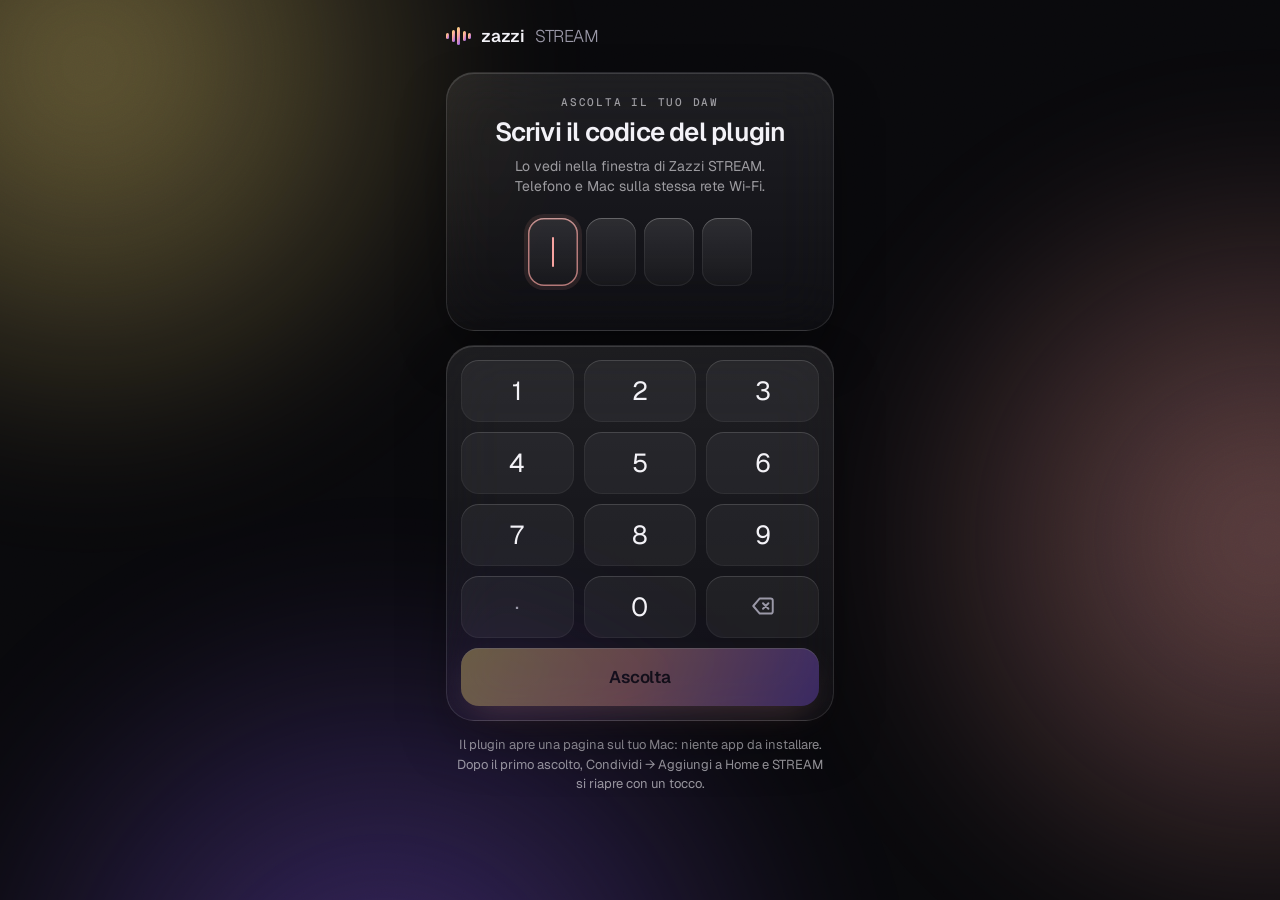
<file: stream/index.html>
<!doctype html>
<html lang="it">
<head>
<meta charset="utf-8">
<meta name="viewport" content="width=device-width, initial-scale=1, viewport-fit=cover, user-scalable=no">
<title>Zazzi STREAM</title>
<meta name="description" content="Ascolta il tuo DAW dal telefono: scrivi il codice che vedi nel plugin Zazzi STREAM.">
<meta name="theme-color" content="#09090c">
<meta name="apple-mobile-web-app-capable" content="yes">
<meta name="apple-mobile-web-app-status-bar-style" content="black-translucent">
<meta name="apple-mobile-web-app-title" content="STREAM">
<link rel="icon" href="../assets/logo.svg" type="image/svg+xml">
<link rel="preconnect" href="https://fonts.googleapis.com">
<link rel="preconnect" href="https://fonts.gstatic.com" crossorigin>
<link href="https://fonts.googleapis.com/css2?family=Geist:wght@300..700&family=Geist+Mono:wght@400..500&display=swap" rel="stylesheet">
<style>
:root {
  --bg: #09090c;
  --text: #f3f2f7;
  --muted: #9b99a8;
  --soft: rgba(243,242,247,.6);
  --dim: #6c6a79;
  --y: #ffe27a;
  --p: #f7a3a0;
  --v: #8b5cf6;
  --bad: #ff7a85;
  --grad: linear-gradient(110deg, var(--y), var(--p) 48%, var(--v));
  --glass: linear-gradient(180deg, rgba(255,255,255,.085), rgba(255,255,255,.025));
  --line: rgba(255,255,255,.11);
  --ease: cubic-bezier(.16, 1, .3, 1);
  --font: "Geist", ui-sans-serif, system-ui, -apple-system, sans-serif;
  --mono: "Geist Mono", ui-monospace, "SF Mono", Menlo, monospace;
  color-scheme: dark;
}
* { box-sizing: border-box; margin: 0; padding: 0; -webkit-tap-highlight-color: transparent; }
html, body { min-height: 100%; }
body { background: var(--bg); color: var(--text); font-family: var(--font); -webkit-font-smoothing: antialiased; overflow-x: hidden; user-select: none; -webkit-user-select: none; }

.aura { position: fixed; inset: 0; overflow: hidden; pointer-events: none; }
.orb { position: absolute; border-radius: 50%; filter: blur(70px); opacity: .4; }
.orb.a { width: 70vmax; height: 70vmax; left: -28vmax; top: -30vmax; background: radial-gradient(circle, var(--y), transparent 66%); animation: da 20s ease-in-out infinite alternate; }
.orb.b { width: 70vmax; height: 70vmax; right: -34vmax; top: 10vh; background: radial-gradient(circle, var(--p), transparent 66%); animation: db 24s ease-in-out infinite alternate; }
.orb.c { width: 80vmax; height: 80vmax; left: -10vmax; bottom: -50vmax; background: radial-gradient(circle, var(--v), transparent 64%); animation: dc 28s ease-in-out infinite alternate; }
@keyframes da { to { translate: 12vw 8vh; } }
@keyframes db { to { translate: -14vw -6vh; } }
@keyframes dc { to { translate: 10vw -10vh; } }
.grain { position: fixed; inset: 0; pointer-events: none; opacity: .07; mix-blend-mode: overlay;
  background-image: url("data:image/svg+xml,%3Csvg xmlns='http://www.w3.org/2000/svg' width='160' height='160'%3E%3Cfilter id='n'%3E%3CfeTurbulence type='fractalNoise' baseFrequency='.9' numOctaves='2'/%3E%3C/filter%3E%3Crect width='100%25' height='100%25' filter='url(%23n)'/%3E%3C/svg%3E"); }

.glass { background: var(--glass); border: 1px solid var(--line); border-radius: 28px;
  -webkit-backdrop-filter: blur(30px) saturate(170%); backdrop-filter: blur(30px) saturate(170%);
  box-shadow: inset 0 1px 0 rgba(255,255,255,.14), 0 24px 60px -20px rgba(0,0,0,.6); }

.app { position: relative; z-index: 1; max-width: 420px; margin: 0 auto; min-height: 100vh; min-height: 100dvh;
  padding: calc(env(safe-area-inset-top) + 14px) 16px calc(env(safe-area-inset-bottom) + 16px); display: flex; flex-direction: column; gap: 14px; }
.top { display: flex; align-items: center; justify-content: space-between; height: 44px; }
.brand { display: flex; align-items: center; gap: 10px; font-weight: 600; font-size: 17px; letter-spacing: -.01em; color: var(--text); text-decoration: none; }
.brand b { font-weight: 300; color: var(--muted); }
.bars { display: flex; align-items: center; gap: 2.5px; height: 18px; }
.bars i { width: 3px; border-radius: 3px; background: var(--grad); display: block; }
.bars i:nth-child(1) { height: 6px; } .bars i:nth-child(2) { height: 12px; } .bars i:nth-child(3) { height: 18px; } .bars i:nth-child(4) { height: 10px; } .bars i:nth-child(5) { height: 6px; }

.card { padding: 24px 20px 20px; text-align: center; }
.eyebrow { font: 500 11px/1 var(--mono); letter-spacing: .16em; text-transform: uppercase; color: var(--soft); }
h1 { margin-top: 10px; font-size: 26px; font-weight: 600; letter-spacing: -.03em; line-height: 1.15; }
.sub { margin-top: 8px; font-size: 14px; color: var(--soft); line-height: 1.45; }

.display { display: flex; justify-content: center; gap: 8px; margin: 22px 0 6px; min-height: 68px; }
.cell { width: 50px; height: 68px; border-radius: 16px; display: grid; place-items: center; font: 500 34px/1 var(--mono);
  background: linear-gradient(180deg, rgba(255,255,255,.1), rgba(255,255,255,.025)); box-shadow: inset 0 1px 0 rgba(255,255,255,.2), inset 0 0 0 1px rgba(255,255,255,.07); }
.cell.on { animation: pop .35s var(--ease); }
.cell.caret { box-shadow: inset 0 1px 0 rgba(255,255,255,.2), inset 0 0 0 1.5px rgba(247,163,160,.7), 0 0 0 4px rgba(247,163,160,.1); }
.cell.caret::after { content: ""; width: 2px; height: 30px; border-radius: 2px; background: var(--p); animation: caret 1s steps(2) infinite; }
.display.text .cell { width: auto; min-width: 50px; padding: 0 14px; font-size: 26px; }
.display.shake { animation: shake .4s; }
@keyframes pop { from { transform: scale(.8); opacity: .3; } }
@keyframes caret { 50% { opacity: 0; } }
@keyframes shake { 20%, 60% { transform: translateX(-8px); } 40%, 80% { transform: translateX(8px); } }
.where { height: 18px; font: 400 12px/18px var(--mono); color: var(--soft); }
.where.bad { color: var(--bad); }

.pad { display: grid; grid-template-columns: repeat(3, 1fr); gap: 10px; padding: 14px; }
.key { height: 62px; border-radius: 18px; border: 0; cursor: pointer; color: var(--text); font: 400 26px/1 var(--font);
  background: rgba(255,255,255,.05); box-shadow: inset 0 1px 0 rgba(255,255,255,.1), inset 0 0 0 1px rgba(255,255,255,.05);
  transition: background .25s, transform .25s var(--ease); touch-action: manipulation; }
.key:active { background: rgba(255,255,255,.16); transform: scale(.95); }
.key.small { font-size: 20px; color: var(--muted); }
.key svg { width: 26px; height: 26px; }
.go { grid-column: 1 / -1; height: 58px; border-radius: 18px; border: 0; cursor: pointer; font: 600 17px/1 var(--font); letter-spacing: -.01em;
  color: #120c14; background: var(--grad); box-shadow: 0 14px 34px -12px rgba(247,163,160,.7), inset 0 1px 0 rgba(255,255,255,.5);
  transition: opacity .3s, transform .25s var(--ease); touch-action: manipulation; }
.go:active { transform: scale(.98); }
.go:disabled { opacity: .35; }

.recent { padding: 16px; display: none; }
.recent.show { display: block; }
.recent .eyebrow { text-align: left; padding: 0 4px 10px; }
.again { display: flex; align-items: center; gap: 12px; width: 100%; height: 56px; padding: 0 14px; border: 0; border-radius: 16px; cursor: pointer; color: var(--text); text-align: left;
  background: rgba(255,255,255,.05); box-shadow: inset 0 0 0 1px rgba(255,255,255,.07); margin-top: 8px; font: inherit; }
.again:first-of-type { margin-top: 0; }
.again .play { flex: none; width: 34px; height: 34px; border-radius: 50%; display: grid; place-items: center; background: var(--grad); color: #120c14; }
.again .play svg { width: 14px; height: 14px; }
.again b { font: 500 18px/1 var(--mono); letter-spacing: .04em; }
.again small { margin-left: auto; font: 400 11px/1 var(--mono); color: var(--soft); }

.help { padding: 0 8px; font-size: 13px; color: var(--soft); line-height: 1.5; text-align: center; }
.help a { color: var(--text); }
</style>
</head>
<body>
<div class="aura" aria-hidden="true"><div class="orb a"></div><div class="orb b"></div><div class="orb c"></div></div>
<div class="grain" aria-hidden="true"></div>

<main class="app">
  <header class="top">
    <a class="brand" href="../"><span class="bars" aria-hidden="true"><i></i><i></i><i></i><i></i><i></i></span>zazzi <b>STREAM</b></a>
  </header>

  <section class="glass recent" id="recent"><div class="eyebrow">Di nuovo</div></section>

  <section class="glass card">
    <div class="eyebrow">Ascolta il tuo DAW</div>
    <h1>Scrivi il codice del plugin</h1>
    <p class="sub">Lo vedi nella finestra di Zazzi STREAM.<br>Telefono e Mac sulla stessa rete Wi-Fi.</p>
    <div class="display" id="display" aria-live="polite"></div>
    <div class="where" id="where"></div>
  </section>

  <section class="glass pad" id="pad">
    <button class="key" data-k="1">1</button><button class="key" data-k="2">2</button><button class="key" data-k="3">3</button>
    <button class="key" data-k="4">4</button><button class="key" data-k="5">5</button><button class="key" data-k="6">6</button>
    <button class="key" data-k="7">7</button><button class="key" data-k="8">8</button><button class="key" data-k="9">9</button>
    <button class="key small" data-k="." aria-label="Punto">·</button><button class="key" data-k="0">0</button>
    <button class="key small" data-k="del" aria-label="Cancella"><svg viewBox="0 0 24 24" fill="none" stroke="currentColor" stroke-width="1.8" stroke-linecap="round" stroke-linejoin="round"><path d="M9 5h10a2 2 0 0 1 2 2v10a2 2 0 0 1-2 2H9l-6-7z"/><path d="m12 9.5 5 5m0-5-5 5"/></svg></button>
    <button class="go" id="go" disabled>Ascolta</button>
  </section>

  <p class="help">Il plugin apre una pagina sul tuo Mac: niente app da installare. Dopo il primo ascolto, Condividi → Aggiungi a Home e STREAM si riapre con un tocco.</p>
</main>

<script>
"use strict";
/* The code is the Mac's address as a number (zazzi-native/stream/Source/PairCode.h, pair::code):
   the last digit is network × 3 + port offset, the digits before it the address in that network.
     0: 192.168.c.d   n = c × 256 + d
     1: 172.20.10.d   n = d            (an iPhone's hotspot)
     2: 10.b.c.d      n = b × 65536 + c × 256 + d
   An address typed as such (10.0.0.4, or 10.0.0.4:7172) is taken as it is. */
function decodePairCode(raw) {
  const t = String(raw).replace(/\s+/g, "");
  if (/^\d{1,9}$/.test(t)) {
    const v = parseInt(t, 10), last = v % 10, n = Math.floor(v / 10);
    if (last > 8) return null;
    const net = Math.floor(last / 3), port = 7171 + (last % 3);
    let ip;
    if (net === 0) { if (n > 65535) return null; ip = `192.168.${n >> 8}.${n & 255}`; }
    else if (net === 1) { if (n < 1 || n > 255) return null; ip = `172.20.10.${n}`; }
    else { if (n > 16777215) return null; ip = `10.${n >> 16}.${(n >> 8) & 255}.${n & 255}`; }
    return { ip, port, url: `http://${ip}:${port}/` };
  }
  const m = t.match(/^(\d{1,3}(?:\.\d{1,3}){3})(?::(\d{2,5}))?$/);
  if (m && m[1].split(".").every((o) => +o <= 255)) {
    const port = m[2] ? +m[2] : 7171;
    return { ip: m[1], port, url: `http://${m[1]}:${port}/` };
  }
  return null;
}

const $ = (id) => document.getElementById(id);
const store = {
  get(k, d) { try { const v = localStorage.getItem("zs." + k); return v === null ? d : JSON.parse(v); } catch { return d; } },
  set(k, v) { try { localStorage.setItem("zs." + k, JSON.stringify(v)); } catch {} },
};
let code = "";

function render() {
  const box = $("display");
  const isText = code.includes(".");
  box.className = "display" + (isText ? " text" : "");
  if (isText) {
    box.innerHTML = `<div class="cell on">${code}</div>`;
  } else {
    const cells = Math.max(4, code.length);
    let html = "";
    for (let i = 0; i < cells; i++) {
      const ch = code[i];
      html += ch !== undefined ? `<div class="cell${i === code.length - 1 ? " on" : ""}">${ch}</div>` : `<div class="cell${i === code.length ? " caret" : ""}"></div>`;
    }
    box.innerHTML = html;
  }
  const d = code.length >= 2 ? decodePairCode(code) : null;
  const where = $("where");
  where.classList.remove("bad");
  where.textContent = d && (isText || code.length >= 4) ? `${d.ip} · porta ${d.port}` : "";
  $("go").disabled = !(d && (isText || code.length >= 4));
}

function press(k) {
  if (k === "del") code = code.slice(0, -1);
  else if (code.length < 21) code += k;
  render();
}

function go(c) {
  const d = decodePairCode(c);
  if (!d) {
    $("where").textContent = "Codice non valido";
    $("where").classList.add("bad");
    const box = $("display");
    box.classList.remove("shake"); void box.offsetWidth; box.classList.add("shake");
    return;
  }
  const recent = store.get("recent", []).filter((r) => r !== c);
  recent.unshift(c);
  store.set("recent", recent.slice(0, 3));
  location.href = d.url;
}

$("pad").addEventListener("click", (e) => {
  const key = e.target.closest(".key");
  if (key) press(key.dataset.k);
});
$("go").onclick = () => go(code);
addEventListener("keydown", (e) => {
  if (/^[0-9.:]$/.test(e.key)) press(e.key);
  else if (e.key === "Backspace") press("del");
  else if (e.key === "Enter" && !$("go").disabled) go(code);
});

function showRecent() {
  const list = store.get("recent", []).filter((c) => decodePairCode(c));
  const box = $("recent");
  box.classList.toggle("show", list.length > 0);
  for (const c of list) {
    const d = decodePairCode(c);
    const b = document.createElement("button");
    b.className = "again";
    b.innerHTML = `<span class="play"><svg viewBox="0 0 24 24" fill="currentColor"><path d="M8 5.6v12.8c0 .8.9 1.3 1.6.9l10-6.4c.6-.4.6-1.3 0-1.7l-10-6.4c-.7-.5-1.6 0-1.6.8z"/></svg></span><b></b><small></small>`;
    b.querySelector("b").textContent = c;
    b.querySelector("small").textContent = d.ip;
    b.onclick = () => go(c);
    box.appendChild(b);
  }
}

// zazziplugins.com/stream?c=2790 goes straight to the plugin
const direct = new URLSearchParams(location.search).get("c");
if (direct && decodePairCode(direct)) go(direct);
showRecent();
render();
</script>
</body>
</html>
</file>
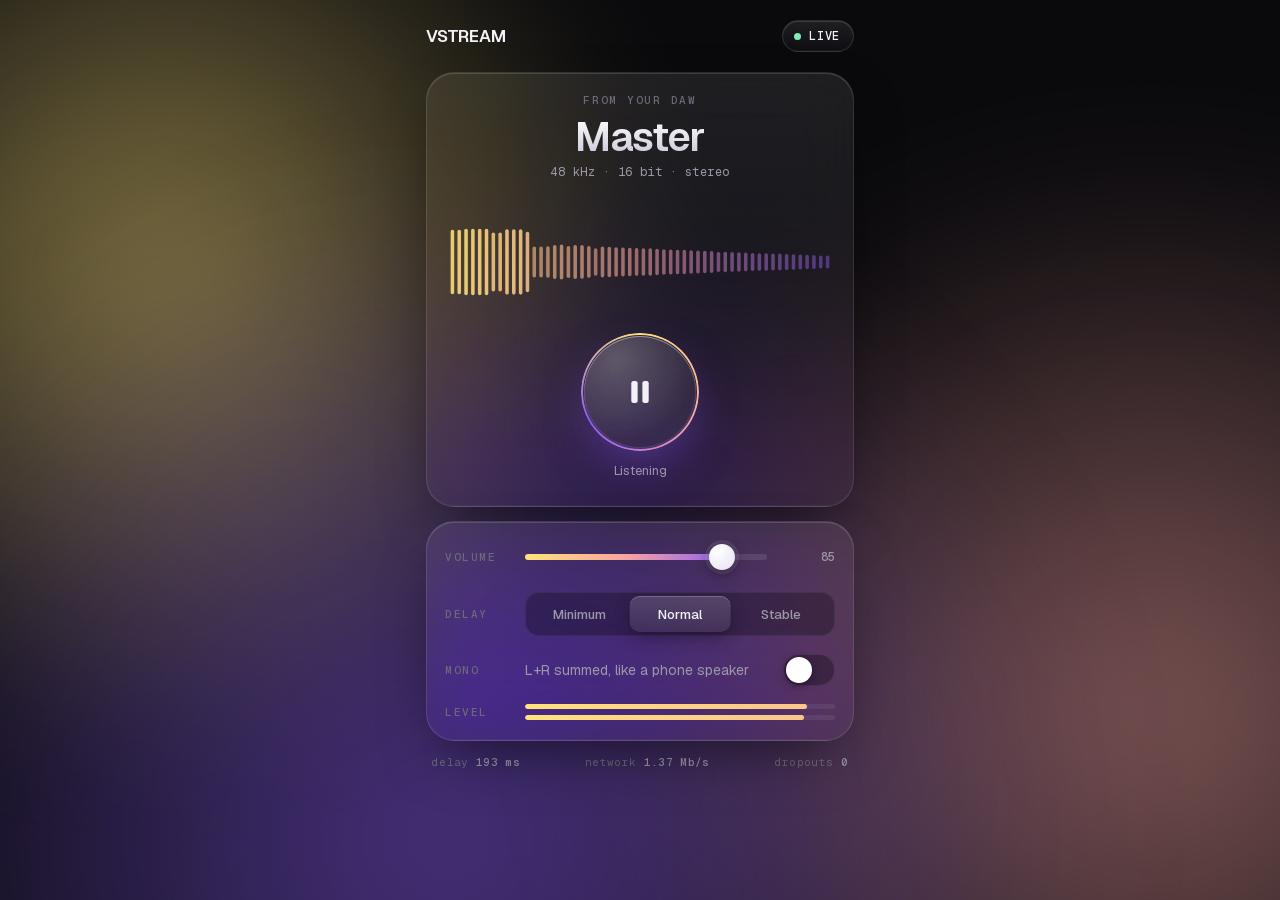
<file: embed/phone.html>
<!doctype html>
<html lang="en">
<head>
<meta charset="utf-8">
<meta name="viewport" content="width=device-width, initial-scale=1, viewport-fit=cover, user-scalable=no">
<meta name="theme-color" content="#09090c">
<meta name="apple-mobile-web-app-capable" content="yes">
<meta name="mobile-web-app-capable" content="yes">
<meta name="apple-mobile-web-app-status-bar-style" content="black-translucent">
<meta name="apple-mobile-web-app-title" content="VSTREAM">
<link rel="apple-touch-icon" href="/icon.png">
<link rel="manifest" href="/manifest.webmanifest">
<title>VSTREAM</title>
<!-- La pagina del telefono di VSTREAM vera (zazzi-native/stream/ui/phone.html), per il sito: niente
     plugin dietro, suona un master finto in ascolto; si ferma quando non si vede. -->
<style>
@font-face { font-family: "Geist"; src: url("[data-uri]") format("woff2"); font-weight: 100 900; font-display: block; }
@font-face { font-family: "Geist Mono"; src: url("[data-uri]") format("woff2"); font-weight: 100 900; font-display: block; }
:root {
  --bg: #09090c;
  --text: #f3f2f7;
  --muted: #9b99a8;
  --dim: #6c6a79;
  --y: #ffe27a;
  --p: #f7a3a0;
  --v: #8b5cf6;
  --ok: #7ef0b0;
  --bad: #ff7a85;
  --grad: linear-gradient(110deg, var(--y), var(--p) 48%, var(--v));
  --glass: linear-gradient(180deg, rgba(255,255,255,.085), rgba(255,255,255,.025));
  --line: rgba(255,255,255,.11);
  --ease: cubic-bezier(.16, 1, .3, 1);
  --font: "Geist", ui-sans-serif, system-ui, -apple-system, sans-serif;
  --mono: "Geist Mono", ui-monospace, "SF Mono", Menlo, monospace;
  color-scheme: dark;
}
* { box-sizing: border-box; margin: 0; padding: 0; -webkit-tap-highlight-color: transparent; }
html, body { height: 100%; }
body {
  background: var(--bg);
  color: var(--text);
  font-family: var(--font);
  -webkit-font-smoothing: antialiased;
  overflow-x: hidden;
  user-select: none;
  -webkit-user-select: none;
}

/* ── Ambient light: three orbs that breathe with the music ── */
.aura { position: fixed; inset: 0; overflow: hidden; pointer-events: none; z-index: 0; }
.orb {
  position: absolute; border-radius: 50%; filter: blur(70px); opacity: .5;
  transform: translate3d(0,0,0) scale(var(--s, 1));
  transition: transform .4s var(--ease), opacity .6s var(--ease);
  will-change: transform;
}
.orb { animation-play-state: var(--play, running) !important; }
.orb.a { width: 70vw; height: 70vw; left: -22vw; top: -14vw; background: radial-gradient(circle, var(--y), transparent 68%); animation: drift-a 19s ease-in-out infinite alternate; }
.orb.b { width: 80vw; height: 80vw; right: -30vw; top: 22vh; background: radial-gradient(circle, var(--p), transparent 68%); animation: drift-b 23s ease-in-out infinite alternate; }
.orb.c { width: 90vw; height: 90vw; left: -10vw; bottom: -40vw; background: radial-gradient(circle, var(--v), transparent 66%); animation: drift-c 27s ease-in-out infinite alternate; }
@keyframes drift-a { to { translate: 14vw 10vh; } }
@keyframes drift-b { to { translate: -18vw -8vh; } }
@keyframes drift-c { to { translate: 12vw -12vh; } }
body.idle .orb { opacity: .28; }
.grain {
  position: fixed; inset: 0; z-index: 1; pointer-events: none; opacity: .07; mix-blend-mode: overlay;
  background-image: url("data:image/svg+xml,%3Csvg xmlns='http://www.w3.org/2000/svg' width='160' height='160'%3E%3Cfilter id='n'%3E%3CfeTurbulence type='fractalNoise' baseFrequency='.9' numOctaves='2'/%3E%3C/filter%3E%3Crect width='100%25' height='100%25' filter='url(%23n)'/%3E%3C/svg%3E");
}

.app {
  position: relative; z-index: 2;
  max-width: 460px; margin: 0 auto;
  min-height: 100%;
  padding: calc(env(safe-area-inset-top) + 14px) 16px calc(env(safe-area-inset-bottom) + 18px);
  display: flex; flex-direction: column; gap: 14px;
}

.glass {
  background: var(--glass);
  border: 1px solid var(--line);
  border-radius: 28px;
  -webkit-backdrop-filter: blur(30px) saturate(170%);
  backdrop-filter: blur(30px) saturate(170%);
  box-shadow: inset 0 1px 0 rgba(255,255,255,.14), inset 0 -1px 0 rgba(255,255,255,.03), 0 24px 60px -20px rgba(0,0,0,.6);
}

/* ── Top bar ── */
.top { display: flex; align-items: center; justify-content: space-between; height: 44px; }
.brand { display: flex; align-items: center; gap: 10px; font-weight: 600; letter-spacing: -.01em; font-size: 17px; }
.pill {
  display: inline-flex; align-items: center; gap: 8px; height: 32px; padding: 0 13px 0 11px;
  border-radius: 99px; font: 500 12px/1 var(--mono); letter-spacing: .06em; text-transform: uppercase; color: var(--muted);
}
.dot { width: 7px; height: 7px; border-radius: 50%; background: var(--dim); box-shadow: 0 0 0 0 currentColor; }
.pill[data-s="live"] { color: var(--text); }
.pill[data-s="live"] .dot { background: var(--ok); color: rgba(126,240,176,.5); animation: ping 1.6s var(--ease) infinite; }
.pill[data-s="wait"] .dot { background: var(--y); animation: blink 1s steps(2) infinite; }
.pill[data-s="off"] .dot { background: var(--bad); }
@keyframes ping { 0% { box-shadow: 0 0 0 0 currentColor; } 100% { box-shadow: 0 0 0 9px transparent; } }
@keyframes blink { 50% { opacity: .25; } }

/* ── Hero: what is playing ── */
.hero { padding: 22px 22px 26px; display: flex; flex-direction: column; align-items: center; text-align: center; }
.eyebrow { font: 500 11px/1 var(--mono); letter-spacing: .16em; text-transform: uppercase; color: var(--dim); }
.title {
  margin-top: 10px; font-size: clamp(30px, 9vw, 40px); font-weight: 600; letter-spacing: -.035em; line-height: 1.05;
  max-width: 100%; overflow: hidden; text-overflow: ellipsis; white-space: nowrap;
  background: linear-gradient(180deg, #fff, #c9c6d6); -webkit-background-clip: text; background-clip: text; color: transparent;
}
.meta { margin-top: 8px; font: 400 12px/1 var(--mono); color: var(--muted); letter-spacing: .04em; }

.viz { position: relative; width: 100%; height: 132px; margin-top: 18px; }
.viz canvas { width: 100%; height: 100%; display: block; }

.play {
  position: relative; margin-top: 8px; width: 112px; height: 112px; border-radius: 50%; border: 0; cursor: pointer;
  display: grid; place-items: center; color: var(--text);
  background: radial-gradient(120% 120% at 30% 20%, rgba(255,255,255,.22), rgba(255,255,255,.04) 60%);
  box-shadow: inset 0 1px 0 rgba(255,255,255,.35), inset 0 0 0 1px rgba(255,255,255,.12), 0 18px 50px -12px rgba(139,92,246,.55);
  -webkit-backdrop-filter: blur(20px); backdrop-filter: blur(20px);
  transition: transform .5s var(--ease);
}
.play:active { transform: scale(.94); }
.play::before {
  content: ""; position: absolute; inset: -3px; border-radius: 50%; padding: 2px;
  background: conic-gradient(from var(--a, 0deg), var(--y), var(--p), var(--v), var(--y));
  -webkit-mask: linear-gradient(#000 0 0) content-box, linear-gradient(#000 0 0); -webkit-mask-composite: xor; mask-composite: exclude;
  opacity: .55; transition: opacity .4s;
}
body.playing .play::before { opacity: 1; animation: spin 4s linear infinite; }
@property --a { syntax: "<angle>"; inherits: false; initial-value: 0deg; }
@keyframes spin { to { --a: 360deg; } }
.play svg { width: 38px; height: 38px; }
.play .i-pause { display: none; }
body.playing .play .i-play { display: none; }
body.playing .play .i-pause { display: block; }
.hint { margin-top: 14px; font-size: 13px; color: var(--muted); min-height: 18px; }

/* ── Controls ── */
.controls { padding: 18px 18px 20px; display: grid; gap: 18px; }
.row { display: flex; align-items: center; gap: 14px; }
.row > label, .lbl { font: 500 11px/1 var(--mono); letter-spacing: .14em; text-transform: uppercase; color: var(--dim); width: 66px; flex: none; }
.val { font: 500 12px/1 var(--mono); color: var(--muted); width: 54px; text-align: right; flex: none; }

input[type=range] { -webkit-appearance: none; appearance: none; flex: 1; height: 34px; background: transparent; }
input[type=range]::-webkit-slider-runnable-track {
  height: 6px; border-radius: 6px;
  background: linear-gradient(90deg, var(--y), var(--p) calc(var(--f, 80%) * .5), var(--v) var(--f, 80%), rgba(255,255,255,.1) var(--f, 80%));
}
input[type=range]::-webkit-slider-thumb {
  -webkit-appearance: none; width: 26px; height: 26px; margin-top: -10px; border-radius: 50%;
  background: radial-gradient(circle at 35% 30%, #fff, #e4e0f0); box-shadow: 0 4px 14px rgba(0,0,0,.45), 0 0 0 4px rgba(255,255,255,.1);
}
input[type=range]::-moz-range-track { height: 6px; border-radius: 6px; background: rgba(255,255,255,.1); }
input[type=range]::-moz-range-progress { height: 6px; border-radius: 6px; background: var(--grad); }
input[type=range]::-moz-range-thumb { width: 26px; height: 26px; border: 0; border-radius: 50%; background: #fff; }

.seg { flex: 1; display: grid; grid-template-columns: repeat(3, 1fr); padding: 4px; border-radius: 14px; background: rgba(0,0,0,.28); box-shadow: inset 0 0 0 1px rgba(255,255,255,.06); position: relative; }
.seg button {
  position: relative; z-index: 1; height: 36px; border: 0; background: none; color: var(--muted); border-radius: 10px;
  font: 500 13px/1 var(--font); cursor: pointer; transition: color .3s;
}
.seg button[aria-pressed="true"] { color: var(--text); }
.seg .thumb {
  position: absolute; top: 4px; bottom: 4px; left: 4px; width: calc((100% - 8px) / 3); border-radius: 10px;
  background: linear-gradient(180deg, rgba(255,255,255,.16), rgba(255,255,255,.07)); box-shadow: inset 0 1px 0 rgba(255,255,255,.2), 0 6px 16px rgba(0,0,0,.3);
  transition: transform .45s var(--ease);
}

.switch { position: relative; width: 52px; height: 32px; flex: none; border: 0; border-radius: 99px; background: rgba(0,0,0,.3); box-shadow: inset 0 0 0 1px rgba(255,255,255,.08); cursor: pointer; transition: background .3s; }
.switch::after { content: ""; position: absolute; top: 3px; left: 3px; width: 26px; height: 26px; border-radius: 50%; background: #fff; box-shadow: 0 3px 10px rgba(0,0,0,.4); transition: transform .4s var(--ease); }
.switch[aria-pressed="true"] { background: linear-gradient(110deg, var(--p), var(--v)); }
.switch[aria-pressed="true"]::after { transform: translateX(20px); }
.sw-text { flex: 1; font-size: 14px; color: var(--muted); }

.meters { display: grid; gap: 6px; flex: 1; }
.meter { height: 5px; border-radius: 5px; background: rgba(255,255,255,.07); overflow: hidden; }
.meter i { display: block; height: 100%; width: 0; border-radius: 5px; background: var(--grad); background-size: 100vw 100%; transition: width .06s linear; }

/* ── Sources ── */
.sources { padding: 14px; display: none; gap: 8px; flex-wrap: wrap; }
.sources.show { display: flex; }
.sources .lbl { width: 100%; padding: 4px 4px 6px; }
.chip {
  height: 38px; padding: 0 16px; border-radius: 99px; border: 0; cursor: pointer; font: 500 14px/1 var(--font); color: var(--muted);
  background: rgba(255,255,255,.05); box-shadow: inset 0 0 0 1px rgba(255,255,255,.08); transition: all .3s var(--ease);
}
.chip[aria-pressed="true"] { color: #0b0a10; background: var(--grad); box-shadow: none; }
.chip.off { opacity: .45; }

.stats { display: flex; justify-content: space-between; gap: 8px; padding: 0 6px; font: 400 11px/1.4 var(--mono); color: var(--dim); letter-spacing: .03em; }
.stats b { color: var(--muted); font-weight: 500; }

.tip {
  display: none; align-items: center; gap: 12px; padding: 14px 16px; font-size: 13px; color: var(--muted); line-height: 1.4;
}
.tip.show { display: flex; }
.tip svg { flex: none; width: 22px; height: 22px; color: var(--text); }
.tip button { margin-left: auto; flex: none; border: 0; background: none; color: var(--dim); font-size: 20px; width: 32px; height: 32px; cursor: pointer; }

.toast {
  position: fixed; left: 50%; bottom: calc(env(safe-area-inset-bottom) + 20px); z-index: 5;
  transform: translate(-50%, 24px); opacity: 0; visibility: hidden; padding: 12px 18px; border-radius: 16px; font-size: 13px;
  transition: transform .5s var(--ease), opacity .4s, visibility .4s; max-width: calc(100% - 32px);
}
.toast.show { transform: translate(-50%, 0); opacity: 1; visibility: visible; }

@media (prefers-reduced-motion: reduce) { .orb, .play::before { animation: none !important; } }
</style>
</head>
<body class="idle">
<div class="aura" aria-hidden="true"><div class="orb a"></div><div class="orb b"></div><div class="orb c"></div></div>
<div class="grain" aria-hidden="true"></div>

<main class="app">
  <header class="top">
    <div class="brand">VSTREAM</div>
    <div class="pill glass" id="pill" data-s="wait"><span class="dot"></span><span id="pillText">Connecting</span></div>
  </header>

  <section class="glass hero">
    <div class="eyebrow" id="eyebrow">From your DAW</div>
    <h1 class="title" id="title">—</h1>
    <div class="meta" id="meta">waiting for the plugin</div>
    <div class="viz"><canvas id="viz"></canvas></div>
    <button class="play" id="play" aria-label="Listen">
      <svg class="i-play" viewBox="0 0 24 24" fill="currentColor"><path d="M8 5.6v12.8c0 .8.9 1.3 1.6.9l10-6.4c.6-.4.6-1.3 0-1.7l-10-6.4c-.7-.5-1.6 0-1.6.8z"/></svg>
      <svg class="i-pause" viewBox="0 0 24 24" fill="currentColor"><rect x="6.5" y="5" width="4" height="14" rx="1.4"/><rect x="13.5" y="5" width="4" height="14" rx="1.4"/></svg>
    </button>
    <div class="hint" id="hint">Tap to listen</div>
  </section>

  <section class="glass sources" id="sources"><div class="lbl">Source</div></section>

  <section class="glass controls">
    <div class="row">
      <label for="vol">Volume</label>
      <input type="range" id="vol" min="0" max="100" value="85">
      <span class="val" id="volVal">85</span>
    </div>
    <div class="row">
      <span class="lbl">Delay</span>
      <div class="seg" id="lat" role="group" aria-label="Delay">
        <span class="thumb"></span>
        <button data-ms="50" aria-pressed="false">Minimum</button>
        <button data-ms="110" aria-pressed="true">Normal</button>
        <button data-ms="260" aria-pressed="false">Stable</button>
      </div>
    </div>
    <div class="row">
      <span class="lbl">Mono</span>
      <span class="sw-text">L+R summed, like a phone speaker</span>
      <button class="switch" id="mono" aria-pressed="false" aria-label="Mono"></button>
    </div>
    <div class="row">
      <span class="lbl">Level</span>
      <div class="meters"><div class="meter"><i id="mL"></i></div><div class="meter"><i id="mR"></i></div></div>
    </div>
  </section>

  <div class="stats"><span>delay <b id="sLat">—</b></span><span>network <b id="sNet">—</b></span><span>dropouts <b id="sDrop">0</b></span></div>

  <section class="glass tip" id="tip">
    <svg viewBox="0 0 24 24" fill="none" stroke="currentColor" stroke-width="1.8" stroke-linecap="round" stroke-linejoin="round"><path d="M12 3v12M7.5 7.5 12 3l4.5 4.5"/><path d="M6 11H5a1 1 0 0 0-1 1v8a1 1 0 0 0 1 1h14a1 1 0 0 0 1-1v-8a1 1 0 0 0-1-1h-1"/></svg>
    <span>Share → <b style="color:var(--text);font-weight:500">Add to Home Screen</b>: next time VSTREAM opens with one tap.</span>
    <button id="tipX" aria-label="Close">×</button>
  </section>
</main>
<div class="toast glass" id="toast"></div>

<script>
"use strict";
let demoPaused = false;
/* ===================================================================== state */
const $ = (id) => document.getElementById(id);
const store = {
  get(k, d) { try { const v = localStorage.getItem("zs." + k); return v === null ? d : JSON.parse(v); } catch { return d; } },
  set(k, v) { try { localStorage.setItem("zs." + k, JSON.stringify(v)); } catch {} },
};
let want = store.get("src", 0);       // the source chosen (0: the first one)
let targetMs = store.get("lat", 110);
let volume = store.get("vol", 85);
let mono = store.get("mono", false);
let sources = [], hearing = 0, info = null;
let playing = false, ws = null, retry = 0, retryTimer = 0, lastMsg = 0;

/* ===================================================================== audio engine
   The DAW sends 16-bit stereo at its own rate. A ring of the last ~2.7 s holds it; the speaker
   reads it at its own rate, a hair faster or slower (at most ±0.15 %, under 3 cents: the pitch
   stays true) to keep the ring at the chosen delay, so the phone's clock and the Mac's never
   drift apart. Too little in the ring: silence until it has filled again (a "buco"). Too much
   for half a second (the Wi-Fi delivered a burst): it jumps to the chosen delay, crossfading
   over 6 ms. The speaker's buffer grows with the delay (1024, 2048, 4096 frames): ScriptProcessor
   runs on the page's main thread (AudioWorklet needs https, and the plugin serves plain http),
   so a longer buffer rides out a busy main thread. */
const RING = 1 << 17, MASK = RING - 1;
const ringL = new Float32Array(RING), ringR = new Float32Array(RING);
let wr = 0, rd = 0, srcRate = 48000, filling = true, adj = 0, fillAvg = 0, highSince = 0;
let xfFrom = 0, xfLeft = 0, fadeIn = 0; const XF = 256, FADE = 192;
let drops = 0, bytes = 0, peakL = 0, peakR = 0;
let ctx = null, proc = null, gain = null, analyser = null, unlockEl = null;

function onPacket(buf) {
  bytes += buf.byteLength;
  const dv = new DataView(buf);
  const sr = dv.getUint32(0, true);
  if (sr !== srcRate) { srcRate = sr; wr = 0; rd = 0; filling = true; updateMeta(); }
  const pcm = new Int16Array(buf, 8);
  const n = pcm.length >> 1;
  for (let i = 0, j = 0; i < n; i++, j += 2) {
    const k = (wr + i) & MASK;
    ringL[k] = pcm[j] * (1 / 32768);
    ringR[k] = pcm[j + 1] * (1 / 32768);
  }
  wr += n;
  if (wr - rd > RING - 8192) rd = wr - (targetMs * srcRate) / 1000; // far behind: newest audio
}

function render(e) {
  const L = e.outputBuffer.getChannelData(0), R = e.outputBuffer.getChannelData(1), N = L.length;
  const fill = wr - rd, fillMs = (fill / srcRate) * 1000;
  fillAvg += (fillMs - fillAvg) * 0.08;
  const targetFrames = (targetMs * srcRate) / 1000;
  if (filling) {
    if (fillMs >= targetMs) { filling = false; rd = wr - targetFrames; fillAvg = targetMs; highSince = 0; adj = 0; fadeIn = FADE; }
    else { L.fill(0); R.fill(0); return; }
  }
  const now = ctx.currentTime;
  if (fillAvg > targetMs + Math.max(60, targetMs * 0.6)) {
    if (!highSince) highSince = now;
    else if (now - highSince > 0.5 && !xfLeft) { xfFrom = rd; xfLeft = XF; rd = wr - targetFrames; fillAvg = targetMs; highSince = 0; }
  } else highSince = 0;
  const err = (fillAvg - targetMs) / Math.max(targetMs, 40);
  adj += (Math.max(-0.0015, Math.min(0.0015, err * 0.004)) - adj) * 0.05;
  const step = (srcRate / ctx.sampleRate) * (1 + adj);
  // not enough for the whole buffer: play what there is, fading out, then silence until the ring
  // has filled again (never a hard cut: that is the click)
  let n = N;
  const avail = Math.floor((wr - rd - 2) / step);
  if (avail < N) { n = Math.max(0, avail); drops++; filling = true; }
  const fadeOutFrom = n < N ? n - Math.min(n, FADE) : N;
  let p = rd, q = xfFrom, pl = 0, pr = 0;
  for (let i = 0; i < n; i++) {
    const i0 = Math.floor(p), f = p - i0, a = i0 & MASK, b = (i0 + 1) & MASK;
    let l = ringL[a] + (ringL[b] - ringL[a]) * f;
    let r = ringR[a] + (ringR[b] - ringR[a]) * f;
    if (xfLeft > 0) { // the audio it jumped from, fading out
      const j0 = Math.floor(q), h = q - j0, c = j0 & MASK, d = (j0 + 1) & MASK, gIn = 1 - xfLeft / XF;
      l = l * gIn + (ringL[c] + (ringL[d] - ringL[c]) * h) * (1 - gIn);
      r = r * gIn + (ringR[c] + (ringR[d] - ringR[c]) * h) * (1 - gIn);
      q += step; xfLeft--;
    }
    let gn = 1;
    if (fadeIn > 0) { gn = 1 - fadeIn / FADE; fadeIn--; }
    if (i >= fadeOutFrom) gn *= (n - i) / (n - fadeOutFrom);
    l *= gn; r *= gn;
    if (mono) { l = r = (l + r) * 0.5; }
    L[i] = l; R[i] = r;
    const al = l < 0 ? -l : l, ar = r < 0 ? -r : r;
    if (al > pl) pl = al;
    if (ar > pr) pr = ar;
    p += step;
  }
  for (let i = n; i < N; i++) { L[i] = 0; R[i] = 0; }
  rd = p; xfFrom = q;
  if (filling) xfLeft = 0;
  if (pl > peakL) peakL = pl;
  if (pr > peakR) peakR = pr;
}

/** iOS plays Web Audio only after a tap, and mutes it with the silent switch unless a media
    element is playing too: a silent looping WAV keeps the audio session in "playback". */
function silentWav() {
  const sr = 8000, n = sr / 2, b = new ArrayBuffer(44 + n * 2), v = new DataView(b);
  const s = (o, t) => { for (let i = 0; i < t.length; i++) v.setUint8(o + i, t.charCodeAt(i)); };
  s(0, "RIFF"); v.setUint32(4, 36 + n * 2, true); s(8, "WAVEfmt "); v.setUint32(16, 16, true);
  v.setUint16(20, 1, true); v.setUint16(22, 1, true); v.setUint32(24, sr, true); v.setUint32(28, sr * 2, true);
  v.setUint16(32, 2, true); v.setUint16(34, 16, true); s(36, "data"); v.setUint32(40, n * 2, true);
  return URL.createObjectURL(new Blob([b], { type: "audio/wav" }));
}

function startAudio() {
  try { if (navigator.audioSession) navigator.audioSession.type = "playback"; } catch {}
  if (!unlockEl) {
    unlockEl = new Audio(silentWav());
    unlockEl.loop = true;
    unlockEl.setAttribute("playsinline", "");
  }
  unlockEl.play().catch(() => {});
  if (!ctx) {
    const AC = window.AudioContext || window.webkitAudioContext;
    ctx = new AC({ latencyHint: "interactive" });
    analyser = ctx.createAnalyser();
    analyser.fftSize = 2048;
    analyser.smoothingTimeConstant = 0.78;
    analyser.minDecibels = -92;
    analyser.maxDecibels = -12;
    gain = ctx.createGain();
    analyser.connect(gain);
    gain.connect(ctx.destination);
    applyVolume();
  }
  makeProcessor();
  ctx.resume();
}

const bufferFor = (ms) => (ms <= 50 ? 1024 : ms <= 110 ? 2048 : 4096);
function makeProcessor() {
  const size = bufferFor(targetMs);
  if (proc && proc.bufferSize === size) return;
  if (proc) { proc.onaudioprocess = null; proc.disconnect(); }
  proc = ctx.createScriptProcessor(size, 1, 2);
  proc.onaudioprocess = render;
  proc.connect(analyser);
}

function stopAudio() {
  if (unlockEl) unlockEl.pause();
  if (ctx) ctx.suspend();
}

function applyVolume() {
  if (gain) gain.gain.setTargetAtTime(Math.pow(volume / 100, 2), ctx.currentTime, 0.03);
}

/* ===================================================================== connection */
function connect() {
  clearTimeout(retryTimer);
  if (ws) { ws.onclose = null; ws.close(); }
  wr = rd = 0; filling = true; drops = 0; lastDrops = 0;
  ws = new WebSocket(`ws://${location.host}/ws?s=${want}`);
  ws.binaryType = "arraybuffer";
  setPill("wait", "Connecting");
  ws.onopen = () => { retry = 0; lastMsg = performance.now(); };
  ws.onmessage = (m) => {
    lastMsg = performance.now();
    if (typeof m.data === "string") { try { onState(JSON.parse(m.data)); } catch {} return; }
    onPacket(m.data);
  };
  ws.onclose = () => {
    ws = null;
    if (!playing) return;
    setPill("off", "DAW offline");
    $("hint").textContent = "Reconnecting…";
    retryTimer = setTimeout(connect, Math.min(3000, 500 + retry++ * 500));
  };
}

function onState(s) {
  info = s;
  sources = s.sources || [];
  if (s.hearing !== undefined) hearing = s.hearing;
  else if (!sources.some((x) => x.id === hearing)) hearing = sources.length ? (sources.find((x) => x.id === want) || sources[0]).id : 0;
  drawSources();
  updateMeta();
}

async function poll() {
  if (playing && ws) return;
  try {
    const r = await fetch("/info", { cache: "no-store" });
    onState(await r.json());
    if (!playing) setPill("wait", "Ready");
  } catch {
    if (!playing) { setPill("off", "DAW offline"); $("meta").textContent = "open the plugin in your DAW"; }
  }
}

function play() {
  playing = true;
  document.body.classList.add("playing");
  document.body.classList.remove("idle");
  startAudio();
  connect();
}

function pause() {
  playing = false;
  document.body.classList.remove("playing");
  document.body.classList.add("idle");
  clearTimeout(retryTimer);
  if (ws) { ws.onclose = null; ws.close(); ws = null; }
  stopAudio();
  $("hint").textContent = "Tap to listen";
  setPill("wait", "Paused");
}

/* ===================================================================== interface */
function setPill(state, text) {
  $("pill").dataset.s = state;
  $("pillText").textContent = text;
}

function current() { return sources.find((x) => x.id === hearing) || null; }

function updateMeta() {
  const s = current();
  $("title").textContent = s ? s.name : sources.length ? sources[0].name : "—";
  if (!s && !sources.length) { $("meta").textContent = "no VSTREAM open in the DAW"; return; }
  const sr = s ? s.sr : srcRate;
  $("meta").textContent = `${(sr / 1000).toFixed(sr % 1000 ? 1 : 0)} kHz · 16 bit · stereo`;
  if (playing && s && !s.live) { setPill("off", "Off air"); $("hint").textContent = "VSTREAM is off in the plugin"; }
}

function drawSources() {
  const box = $("sources");
  box.classList.toggle("show", sources.length > 1);
  const key = sources.map((s) => `${s.id}:${s.name}:${s.live}`).join("|") + "#" + hearing;
  if (box.dataset.key === key) return;
  box.dataset.key = key;
  box.querySelectorAll(".chip").forEach((c) => c.remove());
  for (const s of sources) {
    const b = document.createElement("button");
    b.className = "chip" + (s.live ? "" : " off");
    b.textContent = s.name;
    b.setAttribute("aria-pressed", String(s.id === hearing));
    b.onclick = () => {
      want = s.id; hearing = s.id; store.set("src", want);
      drawSources(); updateMeta();
      if (playing) connect();
    };
    box.appendChild(b);
  }
}

function toast(text) {
  const t = $("toast");
  t.textContent = text;
  t.classList.add("show");
  clearTimeout(toast.t);
  toast.t = setTimeout(() => t.classList.remove("show"), 2600);
}

$("play").onclick = () => (playing ? pause() : play());

const vol = $("vol");
function showVolume() { vol.value = volume; vol.style.setProperty("--f", volume + "%"); $("volVal").textContent = volume; }
vol.oninput = () => { volume = +vol.value; store.set("vol", volume); showVolume(); applyVolume(); };
showVolume();

const lat = $("lat");
function showLatency() {
  const btns = [...lat.querySelectorAll("button")];
  let idx = btns.findIndex((b) => +b.dataset.ms === targetMs);
  if (idx < 0) { idx = 1; targetMs = 110; }
  btns.forEach((b, i) => b.setAttribute("aria-pressed", String(i === idx)));
  lat.querySelector(".thumb").style.transform = `translateX(${idx * 100}%)`;
}
lat.querySelectorAll("button").forEach((b) => (b.onclick = () => {
  targetMs = +b.dataset.ms; store.set("lat", targetMs); showLatency(); filling = true;
  if (ctx) makeProcessor();
}));
showLatency();

const monoBtn = $("mono");
monoBtn.setAttribute("aria-pressed", String(mono));
monoBtn.onclick = () => { mono = !mono; store.set("mono", mono); monoBtn.setAttribute("aria-pressed", String(mono)); };

const standalone = navigator.standalone || matchMedia("(display-mode: standalone)").matches;
if (/iPhone|iPad/.test(navigator.userAgent) && !standalone && !store.get("tipDone", false)) $("tip").classList.add("show");
$("tipX").onclick = () => { $("tip").classList.remove("show"); store.set("tipDone", true); };

document.addEventListener("visibilitychange", () => {
  if (document.visibilityState === "visible" && playing) {
    if (ctx && ctx.state !== "running") ctx.resume();
    if (!ws) connect();
    filling = true; // after a pause in the background: start again from the newest audio
    rd = Math.max(rd, wr - (targetMs * srcRate) / 1000);
  }
});

/* ===================================================================== visuals */
const cv = $("viz"), g = cv.getContext("2d");
const orbs = document.querySelectorAll(".orb");
let freq = null, smooth = new Float32Array(56), lvL = 0, lvR = 0, lastStats = 0, lastBytes = 0, lastDrops = 0;
function fit() {
  const r = cv.getBoundingClientRect(), d = Math.min(3, devicePixelRatio || 1);
  cv.width = Math.round(r.width * d); cv.height = Math.round(r.height * d);
}
addEventListener("resize", fit); fit();

let lastDraw = 0, lastOrbs = 0;
function frame(now) {
  requestAnimationFrame(frame);
  if (demoPaused || now - lastDraw < 32) return; // 30 fps: the audio shares this thread
  lastDraw = now;
  const W = cv.width, H = cv.height, n = smooth.length;
  g.clearRect(0, 0, W, H);
  if (analyser && playing) {
    if (!freq) freq = new Uint8Array(analyser.frequencyBinCount);
    analyser.getByteFrequencyData(freq);
    // log-spaced bands, 40 Hz – 16 kHz
    const nyq = ctx.sampleRate / 2, bins = freq.length;
    for (let i = 0; i < n; i++) {
      const f0 = 40 * Math.pow(16000 / 40, i / n), f1 = 40 * Math.pow(16000 / 40, (i + 1) / n);
      const a = Math.floor((f0 / nyq) * bins), b = Math.max(a + 1, Math.floor((f1 / nyq) * bins));
      let m = 0; for (let k = a; k < b && k < bins; k++) if (freq[k] > m) m = freq[k];
      const v = Math.pow(m / 255, 1.6);
      smooth[i] += (v - smooth[i]) * (v > smooth[i] ? 0.5 : 0.12);
    }
  } else {
    for (let i = 0; i < n; i++) smooth[i] += ((0.025 + 0.02 * Math.sin(now / 700 + i * 0.45)) - smooth[i]) * 0.08;
  }
  const grad = g.createLinearGradient(0, 0, W, 0);
  grad.addColorStop(0, "#ffe27a"); grad.addColorStop(0.48, "#f7a3a0"); grad.addColorStop(1, "#8b5cf6");
  const gap = W / n, bw = gap * 0.52, mid = H / 2;
  g.fillStyle = grad;
  for (let i = 0; i < n; i++) {
    const h = Math.max(bw, smooth[i] * (H - 4));
    const x = i * gap + (gap - bw) / 2;
    g.globalAlpha = 0.35 + 0.65 * Math.min(1, smooth[i] * 1.6);
    roundRect(x, mid - h / 2, bw, h, bw / 2);
  }
  g.globalAlpha = 1;

  // meters and the orbs
  const pl = peakL, pr = peakR; peakL = peakR = 0;
  lvL = Math.max(pl, lvL * 0.9); lvR = Math.max(pr, lvR * 0.9);
  const pct = (v) => Math.max(0, Math.min(100, ((20 * Math.log10(v + 1e-6) + 48) / 48) * 100));
  $("mL").style.width = pct(lvL) + "%"; $("mR").style.width = pct(lvR) + "%";
  const lv = Math.max(lvL, lvR);
  if (now - lastOrbs > 120) {
    lastOrbs = now;
    orbs.forEach((o, i) => o.style.setProperty("--s", (1 + lv * (0.18 + i * 0.07)).toFixed(2)));
  }

  if (now - lastStats > 1000) {
    const dt = (now - lastStats) / 1000; lastStats = now;
    const kbps = ((bytes - lastBytes) * 8) / 1000 / dt; lastBytes = bytes;
    if (playing && ctx) {
      const out = (ctx.baseLatency || 0) + (ctx.outputLatency || 0) + (proc ? proc.bufferSize : 1024) / ctx.sampleRate;
      $("sLat").textContent = Math.round(fillAvg + out * 1000) + " ms";
      $("sNet").textContent = kbps > 0 ? (kbps / 1000).toFixed(2) + " Mb/s" : "—";
      $("sDrop").textContent = drops;
      if (drops - lastDrops >= 3 && targetMs < 260) toast("Unsteady Wi-Fi: try the Stable delay");
      lastDrops = drops;
      const s = current();
      if (ws && ws.readyState === 1 && (!s || s.live)) {
        const quiet = now - lastMsg > 2500;
        setPill(quiet ? "wait" : "live", quiet ? "Waiting" : "Live");
        $("hint").textContent = filling ? "Filling the buffer…" : "Listening";
      }
    } else {
      $("sLat").textContent = "—"; $("sNet").textContent = "—";
    }
  }
}
function roundRect(x, y, w, h, r) {
  g.beginPath();
  g.moveTo(x + r, y); g.arcTo(x + w, y, x + w, y + h, r); g.arcTo(x + w, y + h, x, y + h, r);
  g.arcTo(x, y + h, x, y, r); g.arcTo(x, y, x + w, y, r); g.closePath(); g.fill();
}
requestAnimationFrame(frame);

/* ===================================================================== demo (sito)
   Un master a 123 bpm al posto del plugin: cassa sui quarti, rullante sul 2 e sul 4, charleston
   sugli ottavi. Lo spettro passa da un analyser finto, i meter dai picchi, la rete dai byte. */
const T0 = performance.now();
const env = (x, k) => Math.exp(-x * k);
function mix(t) {
  const pos = t * 2.05, beat = pos % 1, bar = Math.floor(pos) % 4, eighth = (pos * 2) % 1;
  return { kick: env(beat, 7), snare: bar % 2 ? env(beat, 9) : 0, hat: env(eighth, 18), body: 0.55 + 0.12 * Math.sin(t * 0.9) };
}
ctx = { sampleRate: 48000, baseLatency: 0, outputLatency: 0.01, currentTime: 0, state: "running", resume() {} };
connect = () => {}; // nessun plugin a cui collegarsi
analyser = {
  frequencyBinCount: 1024,
  getByteFrequencyData(out) {
    const m = mix((performance.now() - T0) / 1000);
    for (let k = 0; k < out.length; k++) {
      const f = ((k + 0.5) / out.length) * 24000;
      let v = m.body * (0.9 - 0.22 * Math.log10(f / 40 + 1));          // un mix: più energia in basso
      if (f < 130) v += 0.45 * m.kick;
      if (f > 180 && f < 5000) v += 0.22 * m.snare;
      if (f > 6000) v += 0.18 * m.hat;
      v += (Math.random() - 0.5) * 0.08;
      out[k] = Math.max(0, Math.min(255, v * 230));
    }
  },
};
fillAvg = 162;
onState({ sources: [{ id: 1, name: "Master", sr: 48000, live: true }], hearing: 1 });
playing = true;
document.body.classList.add("playing");
document.body.classList.remove("idle");
setPill("live", "Live");
$("hint").textContent = "Listening";
let demoTimer = 0;
function demoRun(on) {
  demoPaused = !on;
  clearInterval(demoTimer);
  document.documentElement.style.setProperty("--play", on ? "running" : "paused");
  if (!on) return;
  demoTimer = setInterval(() => {
    const m = mix((performance.now() - T0) / 1000);
    const p = Math.min(0.97, 0.16 + 0.55 * m.kick + 0.12 * m.snare + 0.05 * Math.random());
    peakL = Math.max(peakL, p);
    peakR = Math.max(peakR, p * 0.95);
    bytes += 6467; // 48 kHz stereo 16 bit più le intestazioni, ogni 1/30 s
  }, 1000 / 30);
}
addEventListener("message", (e) => { if (e.data && "streamPause" in e.data) demoRun(!e.data.streamPause); });
demoRun(true);
</script>
</body>
</html>
</file>
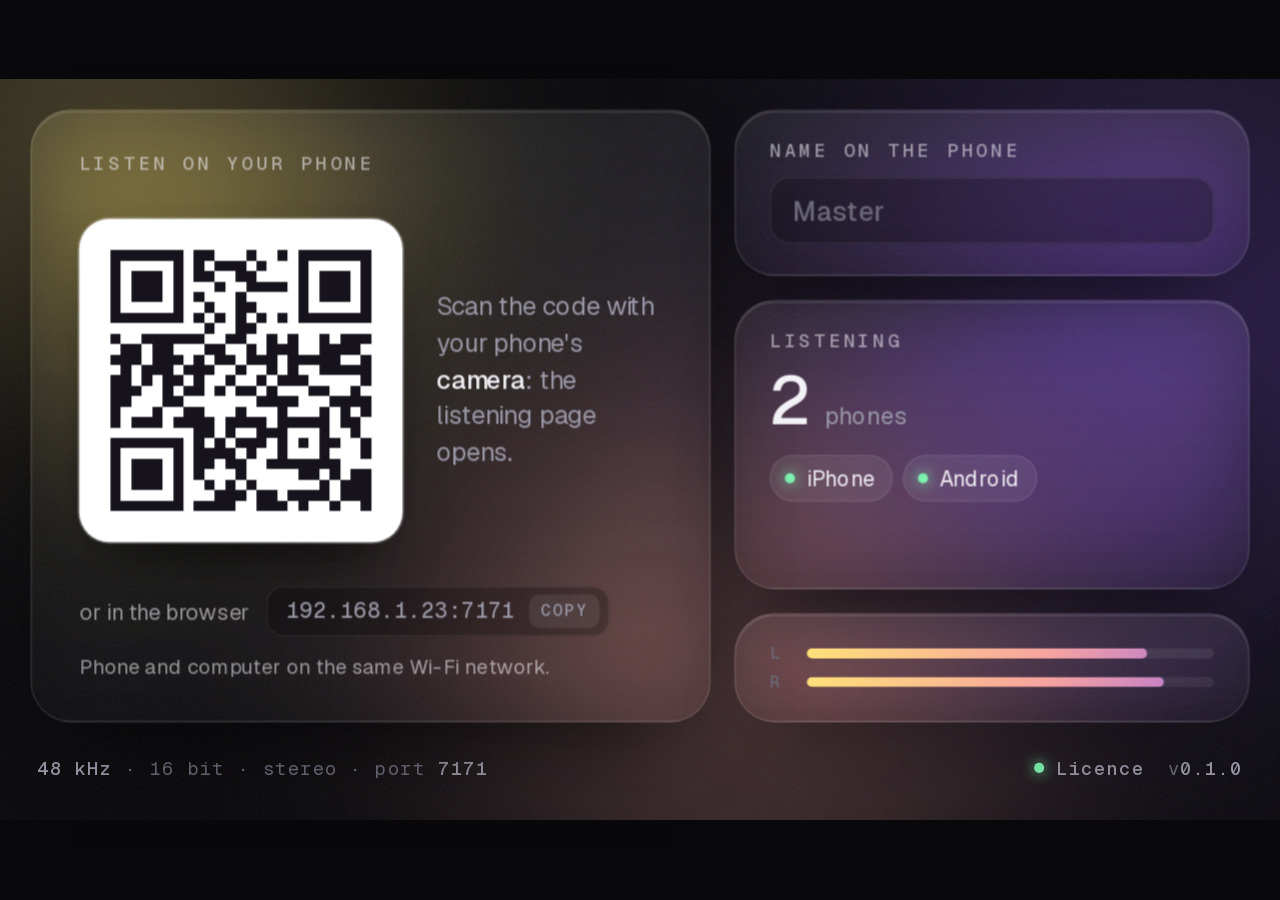
<file: embed/stream.html>
<!doctype html>
<html lang="en">
<head>
<meta charset="utf-8">
<meta name="viewport" content="width=device-width, initial-scale=1">
<title>VSTREAM</title>
<!-- Il plugin VSTREAM vero (zazzi-native/stream/ui/plugin.html), per il sito: due telefoni
     collegati, licenza attiva, meter che seguono un master finto; si ferma quando non si vede. -->
<style>
@font-face { font-family: "Geist"; src: url("[data-uri]") format("woff2"); font-weight: 100 900; font-display: block; }
@font-face { font-family: "Geist Mono"; src: url("[data-uri]") format("woff2"); font-weight: 100 900; font-display: block; }
:root {
  --bg: #09090c;
  --text: #f3f2f7;
  --muted: #9b99a8;
  --dim: #6c6a79;
  --soft: rgba(243,242,247,.58);
  --y: #ffe27a;
  --p: #f7a3a0;
  --v: #8b5cf6;
  --ok: #7ef0b0;
  --bad: #ff7a85;
  --grad: linear-gradient(110deg, var(--y), var(--p) 48%, var(--v));
  --glass: linear-gradient(180deg, rgba(255,255,255,.08), rgba(255,255,255,.022));
  --line: rgba(255,255,255,.1);
  --ease: cubic-bezier(.16, 1, .3, 1);
  --font: "Geist", ui-sans-serif, system-ui, -apple-system, sans-serif;
  --mono: "Geist Mono", ui-monospace, "SF Mono", Menlo, monospace;
  color-scheme: dark;
}
* { box-sizing: border-box; margin: 0; padding: 0; }
html, body { height: 100%; overflow: hidden; }
body {
  background: var(--bg); color: var(--text); font-family: var(--font); -webkit-font-smoothing: antialiased;
  user-select: none; -webkit-user-select: none; cursor: default;
}
/* the interface is drawn at 760 × 440 and scaled to the window */
.stage { position: absolute; left: 0; top: 0; width: 760px; height: 440px; transform-origin: 0 0; }

.aura { position: absolute; inset: 0; overflow: hidden; pointer-events: none; }
.orb { position: absolute; border-radius: 50%; filter: blur(60px); opacity: .34; transform: scale(var(--s, 1)); transition: transform .25s var(--ease), opacity .8s; }
.orb { animation-play-state: var(--play, running) !important; }
.orb.a { width: 420px; height: 420px; left: -140px; top: -170px; background: radial-gradient(circle, var(--y), transparent 66%); animation: da 18s ease-in-out infinite alternate; }
.orb.b { width: 460px; height: 460px; left: 220px; top: 140px; background: radial-gradient(circle, var(--p), transparent 66%); animation: db 22s ease-in-out infinite alternate; }
.orb.c { width: 520px; height: 520px; right: -200px; top: -120px; background: radial-gradient(circle, var(--v), transparent 64%); animation: dc 26s ease-in-out infinite alternate; }
@keyframes da { to { translate: 90px 60px; } }
@keyframes db { to { translate: -80px -50px; } }
@keyframes dc { to { translate: -60px 90px; } }
.grain {
  position: absolute; inset: 0; pointer-events: none; opacity: .06; mix-blend-mode: overlay;
  background-image: url("data:image/svg+xml,%3Csvg xmlns='http://www.w3.org/2000/svg' width='160' height='160'%3E%3Cfilter id='n'%3E%3CfeTurbulence type='fractalNoise' baseFrequency='.9' numOctaves='2'/%3E%3C/filter%3E%3Crect width='100%25' height='100%25' filter='url(%23n)'/%3E%3C/svg%3E");
}

.glass {
  background: var(--glass); border: 1px solid var(--line); border-radius: 24px;
  -webkit-backdrop-filter: blur(28px) saturate(170%); backdrop-filter: blur(28px) saturate(170%);
  box-shadow: inset 0 1px 0 rgba(255,255,255,.13), 0 24px 50px -24px rgba(0,0,0,.7);
}

.layout { position: absolute; inset: 18px; display: grid; grid-template-columns: 1.32fr 1fr; grid-template-rows: 1fr 26px; gap: 14px; }

/* ── Left: the QR ── */
.pair { padding: 26px 28px 24px; display: flex; flex-direction: column; }
.eyebrow { font: 500 11px/1 var(--mono); letter-spacing: .16em; text-transform: uppercase; color: var(--soft); }
.scan { flex: 1; display: flex; align-items: center; gap: 20px; margin: 4px 0; }
.qr {
  flex: none; width: 192px; height: 192px; border-radius: 18px; overflow: hidden; background: #fff;
  box-shadow: 0 0 0 1px rgba(255,255,255,.25), 0 18px 36px -16px rgba(0,0,0,.85);
  animation: rise .7s var(--ease) both; transition: opacity .4s;
}
.qr svg { display: block; width: 100%; height: 100%; }
.step { font-size: 15px; color: var(--muted); line-height: 1.45; }
.step strong { color: var(--text); font-weight: 500; }
@keyframes rise { from { opacity: 0; transform: translateY(8px) scale(.96); } }
.or { margin-top: auto; display: flex; align-items: center; gap: 10px; font-size: 13px; color: var(--soft); }
.url {
  display: inline-flex; align-items: center; gap: 8px; height: 30px; padding: 0 6px 0 12px; border-radius: 10px; border: 0; cursor: pointer;
  font: 500 12.5px/1 var(--mono); color: var(--muted); background: rgba(0,0,0,.25); box-shadow: inset 0 0 0 1px rgba(255,255,255,.07); transition: color .2s;
}
.url:hover { color: var(--text); }
.url .cp { font: 500 10px/1 var(--mono); letter-spacing: .1em; padding: 5px 7px; border-radius: 6px; background: rgba(255,255,255,.08); color: var(--muted); }
.wifi { margin-top: 10px; font-size: 12px; color: var(--soft); }
.problem { margin: 22px 0; font-size: 20px; font-weight: 500; letter-spacing: -.01em; }
.problem small { display: block; margin-top: 6px; font-size: 14px; color: var(--muted); font-weight: 400; }

/* ── Right ── */
.side { display: grid; grid-template-rows: auto 1fr auto; gap: 14px; min-height: 0; }
.card { padding: 18px 20px; }
.name { margin-top: 10px; width: 100%; height: 40px; border-radius: 12px; border: 0; outline: 0; padding: 0 14px;
  font: 500 16px/1 var(--font); color: var(--text); background: rgba(0,0,0,.25); box-shadow: inset 0 0 0 1px rgba(255,255,255,.08); transition: box-shadow .3s; user-select: text; -webkit-user-select: text; }
.name:focus { box-shadow: inset 0 0 0 1px rgba(247,163,160,.6), 0 0 0 4px rgba(247,163,160,.12); }
.name::placeholder { color: var(--dim); }

.phones { display: flex; flex-direction: column; min-height: 0; overflow: hidden; }
.count { display: flex; align-items: baseline; gap: 10px; margin-top: 10px; }
.count b { font: 500 40px/1 var(--mono); letter-spacing: -.03em; }
.count span { color: var(--muted); font-size: 14px; }
.devices { display: flex; flex-wrap: wrap; gap: 6px; margin-top: 12px; }
.dev { display: inline-flex; align-items: center; gap: 7px; height: 28px; padding: 0 11px 0 9px; border-radius: 99px; font-size: 12.5px; color: var(--text); background: rgba(255,255,255,.07); box-shadow: inset 0 0 0 1px rgba(255,255,255,.08); animation: rise .5s var(--ease) both; }
.dev i { width: 6px; height: 6px; border-radius: 50%; background: var(--ok); box-shadow: 0 0 8px var(--ok); }
.none { font-size: 13px; color: var(--soft); margin-top: 12px; line-height: 1.45; }

.meters { display: grid; gap: 7px; }
.m { display: grid; grid-template-columns: 14px 1fr; align-items: center; gap: 8px; font: 500 10px/1 var(--mono); color: var(--dim); }
.bar { height: 6px; border-radius: 6px; background: rgba(255,255,255,.07); overflow: hidden; }
.bar i { display: block; height: 100%; width: 0; background: var(--grad); background-size: 300px 100%; border-radius: 6px; transition: width .05s linear; }

.foot { grid-column: 1 / -1; display: flex; justify-content: space-between; align-items: center; font: 400 11px/1 var(--mono); color: var(--dim); letter-spacing: .04em; padding: 0 4px; }
.foot b { color: var(--muted); font-weight: 500; }

/* ── Licence: the pill top right, and a card over the whole plugin ── */
[hidden] { display: none !important; }
.tools { display: flex; align-items: center; gap: 14px; }
.licbtn {
  display: flex; align-items: center; gap: 7px; padding: 0; border: 0; background: none; cursor: pointer;
  font: 500 11px/1 var(--mono); letter-spacing: .04em; color: var(--muted); transition: color .2s;
}
.licbtn:hover { color: var(--text); }
.licbtn i, .lstate i { width: 6px; height: 6px; border-radius: 50%; background: var(--bad); box-shadow: 0 0 8px var(--bad); }
.licbtn.on i, .lstate.on i { background: var(--ok); box-shadow: 0 0 8px var(--ok); }
.sheet { position: absolute; inset: 0; z-index: 5; display: grid; place-items: center; background: rgba(9,9,12,.72); -webkit-backdrop-filter: blur(14px); backdrop-filter: blur(14px); animation: fade .3s var(--ease) both; }
@keyframes fade { from { opacity: 0; } }
.lcard { position: relative; width: 470px; padding: 24px 26px 22px; background: linear-gradient(180deg, #27232f, #16141c); -webkit-backdrop-filter: none; backdrop-filter: none; animation: rise .5s var(--ease) both; transition: box-shadow .2s; }
.lcard[data-over="true"] { box-shadow: 0 0 0 2px var(--p), 0 24px 50px -24px rgba(0,0,0,.7); }
.lhead { display: flex; align-items: center; justify-content: space-between; }
.lx { width: 30px; height: 30px; border-radius: 10px; border: 0; cursor: pointer; display: grid; place-items: center; color: var(--muted); background: rgba(255,255,255,.06); }
.lx:hover { color: var(--text); }
.lstate { display: flex; align-items: center; gap: 8px; margin-top: 16px; font: 600 12px/1 var(--mono); letter-spacing: .14em; color: var(--muted); }
.lstate i { width: 8px; height: 8px; }
.lstate.on { color: var(--text); }
.lmsg { margin: 10px 0 0; min-height: 20px; font-size: 14px; line-height: 1.45; color: var(--muted); }
.linfo { display: grid; grid-template-columns: 74px 1fr; gap: 8px 12px; margin: 16px 0 0; font-size: 13.5px; }
.linfo dt { font: 500 10.5px/1.7 var(--mono); letter-spacing: .14em; color: var(--dim); }
.linfo dd { margin: 0; color: var(--text); overflow-wrap: anywhere; }
.linfo dd.mono { font: 500 13px/1.45 var(--mono); }
.lrow { display: flex; gap: 8px; margin-top: 16px; }
.lrow input {
  flex: 1; min-width: 0; height: 42px; border-radius: 12px; border: 0; outline: 0; padding: 0 14px;
  font: 500 14px/1 var(--mono); letter-spacing: .04em; text-transform: uppercase; color: var(--text);
  background: rgba(0,0,0,.3); box-shadow: inset 0 0 0 1px rgba(255,255,255,.1); transition: box-shadow .3s; user-select: text; -webkit-user-select: text;
}
.lrow input::placeholder { color: var(--dim); text-transform: none; letter-spacing: 0; font-family: var(--font); }
.lrow input:focus { box-shadow: inset 0 0 0 1px rgba(247,163,160,.6), 0 0 0 4px rgba(247,163,160,.12); }
.btn {
  height: 42px; padding: 0 18px; border-radius: 12px; border: 0; cursor: pointer; font: 600 12px/1 var(--mono); letter-spacing: .12em;
  color: #160c10; background: linear-gradient(110deg, #ff9aa3, var(--p) 50%, #ffc2a0); box-shadow: inset 0 1px 0 rgba(255,255,255,.6); transition: opacity .2s, color .2s;
}
.btn:disabled { opacity: .4; cursor: default; }
.btn.ghost { height: 34px; padding: 0 14px; font-size: 11px; color: var(--muted); background: rgba(255,255,255,.06); box-shadow: inset 0 0 0 1px rgba(255,255,255,.1); }
.btn.ghost:hover { color: var(--text); }
.lalt { display: flex; align-items: center; gap: 10px; margin-top: 10px; font-size: 12.5px; color: var(--dim); }
.lon { margin-top: 18px; }
.llink { display: block; margin-top: 16px; padding: 0; border: 0; background: none; cursor: pointer; font: 400 12px/1.4 var(--font); color: var(--soft); text-align: left; }
.llink:hover { color: var(--text); }

.toast { position: absolute; left: 50%; bottom: 52px; transform: translate(-50%, 20px); opacity: 0; padding: 10px 16px; border-radius: 12px; font-size: 13px; transition: all .4s var(--ease); pointer-events: none; }
.toast.show { opacity: 1; transform: translate(-50%, 0); }
</style>
</head>
<body>
<div class="stage" id="stage">
  <div class="aura" aria-hidden="true"><div class="orb a"></div><div class="orb b"></div><div class="orb c"></div></div>
  <div class="grain" aria-hidden="true"></div>

  <div class="layout">
    <section class="glass pair" id="pair">
      <div class="eyebrow">Listen on your phone</div>
      <div class="scan" id="scan">
        <div class="qr" id="qr"></div>
        <div class="step">Scan the code with your phone's <strong>camera</strong>: the listening page opens.</div>
      </div>
      <div class="or" id="or">or in the browser <button class="url" id="url" title="Copy"><span id="urlText">—</span><span class="cp">COPY</span></button></div>
      <div class="wifi">Phone and computer on the same Wi-Fi network.</div>
    </section>

    <div class="side">
      <section class="glass card">
        <div class="eyebrow">Name on the phone</div>
        <input class="name" id="name" maxlength="40" spellcheck="false" autocomplete="off">
      </section>
      <section class="glass card phones">
        <div class="eyebrow">Listening</div>
        <div class="count"><b id="count">0</b><span id="countText">phones</span></div>
        <div class="devices" id="devices"></div>
        <div class="none" id="none">No one yet. Tap play on the phone and the DAW's audio plays there, in real time.</div>
      </section>
      <section class="glass card meters">
        <div class="m"><span>L</span><div class="bar"><i id="mL"></i></div></div>
        <div class="m"><span>R</span><div class="bar"><i id="mR"></i></div></div>
      </section>
    </div>

    <footer class="foot"><span id="fmt">—</span><span class="tools"><button class="licbtn" id="licBtn" aria-haspopup="dialog"><i></i>Licence</button><span>v<b id="ver">—</b></span></span></footer>
  </div>
  <div class="toast glass" id="toast"></div>

  <div class="sheet" id="sheet" hidden>
    <div class="glass lcard" id="lcard" role="dialog" aria-label="Licence">
      <div class="lhead">
        <div class="eyebrow">VSTREAM licence</div>
        <button class="lx" id="lClose" aria-label="Close"><svg width="12" height="12" viewBox="0 0 12 12" fill="none" stroke="currentColor" stroke-width="1.6" stroke-linecap="round"><path d="M2 2l8 8M10 2l-8 8"/></svg></button>
      </div>
      <div class="lstate" id="lState"><i></i><span id="lStateTxt">NOT ACTIVE</span></div>
      <p class="lmsg" id="lMsg" aria-live="polite"></p>
      <dl class="linfo" id="lInfo">
        <dt>EMAIL</dt><dd id="lEmail"></dd>
        <dt>CODE</dt><dd class="mono" id="lCode"></dd>
        <dt>TERM</dt><dd id="lEnds"></dd>
      </dl>
      <form class="lrow" id="lForm">
        <input id="lInput" placeholder="Licence code" spellcheck="false" autocapitalize="characters" autocomplete="off" aria-label="Licence code">
        <button class="btn" id="lGo" type="submit">ACTIVATE</button>
      </form>
      <div class="lalt" id="lAlt"><button class="btn ghost" id="lFile" type="button">CHOOSE THE .LIC FILE…</button><span>or drop it here</span></div>
      <div class="lon" id="lOn"><button class="btn ghost" id="lOff" type="button">DEACTIVATE ON THIS COMPUTER</button></div>
      <button class="llink" id="lSite" type="button">Your code is in your purchase email · zazziplugins.com</button>
    </div>
  </div>
</div>

<script>
"use strict";
const $ = (id) => document.getElementById(id);

/* ===================================================================== plugin bridge */
const JUCE = window.__JUCE__;
const LIVE = !!(JUCE && JUCE.backend);
let callId = 0, listening = false;
const pending = new Map();
function call(message) {
  if (!LIVE) { fake.handle(message); return Promise.resolve(/^(activate|licence)$/.test(message.type) ? fake.licence : fake.frame()); }
  if (!listening) {
    listening = true;
    JUCE.backend.addEventListener("__juce__complete", ({ promiseId, result }) => {
      const done = pending.get(promiseId);
      if (done) { pending.delete(promiseId); done(result); }
    });
  }
  const id = callId++;
  return new Promise((resolve) => {
    pending.set(id, resolve);
    JUCE.backend.emitEvent("__juce__invoke", { name: "stream", params: [message], resultId: id });
  });
}

/* In a plain browser (designing the page): a pretend plugin. */
const fake = {
  typed: "", t: 0,
  licence: { unlocked: true, enforced: false, message: "Drop your .lic file here, or paste your licence code.", email: "", code: "", activating: false, product: "VSTREAM" },
  handle(m) {
    if (m.type === "name") this.typed = m.name;
    if (m.type === "activate") {
      const ok = String(m.text).replace(/[^a-z0-9]/gi, "").length >= 16;
      this.licence = ok ? { ...this.licence, activating: true, message: "Activating…" } : { ...this.licence, message: "This code is not valid. Check it and try again." };
      if (ok) setTimeout(() => { this.licence = { ...this.licence, unlocked: true, activating: false, email: "you@example.com", code: String(m.text).trim().toUpperCase(), message: "", ends: -1, now: Date.now() / 1000 }; setLicence(this.licence); }, 700);
    }
    if (m.type === "deactivate") { this.licence = { ...this.licence, unlocked: false, email: "", code: "", message: "Drop your .lic file here, or paste your licence code." }; setTimeout(() => setLicence(this.licence), 200); }
  },
  frame() {
    this.t += 1 / 30;
    // un master a 123 bpm: il colpo su ogni quarto, più lungo sul quarto del giro, e un po' di vita
    const pos = this.t * 2.05, beat = pos % 1, long = Math.floor(pos) % 4 === 3;
    const lv = (k) => Math.min(-0.8, -16 + 14 * Math.exp(-beat * (long ? 3.5 : 7)) * (k ? 0.93 : 1)
      + 2.5 * Math.sin(this.t * 1.3 + k * 2) + (Math.random() - 0.5) * 4);
    return { ip: "192.168.1.23", port: 7171, url: "http://192.168.1.23:7171", name: this.typed || "Master",
      typed: this.typed, sr: 48000, version: "0.1.0", devices: ["iPhone", "Android"], li: [lv(0), lv(1)] };
  },
};

/* ===================================================================== QR */
/* QR code, byte mode, error correction M, versions 1–9 (up to 180 bytes): the address the phone scans. */
const qr = (() => {
  const ECC = [0, 10, 16, 26, 18, 24, 16, 18, 22, 22];   // ECC codewords per block, level M
  const BLOCKS = [0, 1, 1, 1, 2, 2, 4, 4, 4, 5];          // blocks, level M
  const mul = (x, y) => { let z = 0; for (let i = 7; i >= 0; i--) { z = (z << 1) ^ ((z >>> 7) * 0x11d); z ^= ((y >>> i) & 1) * x; } return z; };
  function rs(data, degree) {
    const div = new Array(degree).fill(0); div[degree - 1] = 1;
    let root = 1;
    for (let i = 0; i < degree; i++) {
      for (let j = 0; j < degree; j++) { div[j] = mul(div[j], root); if (j + 1 < degree) div[j] ^= div[j + 1]; }
      root = mul(root, 2);
    }
    const out = new Array(degree).fill(0);
    for (const b of data) {
      const f = b ^ out.shift(); out.push(0);
      for (let i = 0; i < degree; i++) out[i] ^= mul(div[i], f);
    }
    return out;
  }
  const rawModules = (v) => {
    let r = (16 * v + 128) * v + 64;
    if (v >= 2) { const n = Math.floor(v / 7) + 2; r -= (25 * n - 10) * n - 55; if (v >= 7) r -= 36; }
    return r;
  };
  const dataCodewords = (v) => Math.floor(rawModules(v) / 8) - ECC[v] * BLOCKS[v];
  function alignment(v) {
    if (v === 1) return [];
    const n = Math.floor(v / 7) + 2, size = v * 4 + 17;
    const step = Math.ceil((v * 4 + 4) / (n * 2 - 2)) * 2;
    const out = [6];
    for (let p = size - 7; out.length < n; p -= step) out.splice(1, 0, p);
    return out;
  }

  return function encode(text) {
    const bytes = Array.from(new TextEncoder().encode(text));
    let v = 1;
    while (v <= 9 && 4 + 8 + bytes.length * 8 > dataCodewords(v) * 8) v++;
    if (v > 9) throw new Error("qr: text too long");
    const cap = dataCodewords(v) * 8;
    const bits = [];
    const put = (val, n) => { for (let i = n - 1; i >= 0; i--) bits.push((val >>> i) & 1); };
    put(4, 4); put(bytes.length, 8); for (const b of bytes) put(b, 8);
    put(0, Math.min(4, cap - bits.length));
    put(0, (8 - bits.length % 8) % 8);
    for (let pad = 0xec; bits.length < cap; pad ^= 0xec ^ 0x11) put(pad, 8);
    const data = [];
    for (let i = 0; i < bits.length; i += 8) data.push(bits.slice(i, i + 8).reduce((a, b) => (a << 1) | b, 0));

    // blocks, ECC, interleave
    const nb = BLOCKS[v], ecc = ECC[v], raw = Math.floor(rawModules(v) / 8);
    const nShort = nb - raw % nb, shortLen = Math.floor(raw / nb) - ecc;
    const blocks = [];
    for (let b = 0, k = 0; b < nb; b++) {
      const len = shortLen + (b < nShort ? 0 : 1);
      const d = data.slice(k, k + len); k += len;
      blocks.push({ d, e: rs(d, ecc) });
    }
    const words = [];
    for (let i = 0; i <= shortLen; i++) for (const b of blocks) if (i < b.d.length) words.push(b.d[i]);
    for (let i = 0; i < ecc; i++) for (const b of blocks) words.push(b.e[i]);

    // the matrix
    const size = v * 4 + 17;
    const m = Array.from({ length: size }, () => new Array(size).fill(false));
    const fn = Array.from({ length: size }, () => new Array(size).fill(false));
    const set = (x, y, dark) => { m[y][x] = dark; fn[y][x] = true; };
    for (let i = 0; i < size; i++) { set(6, i, i % 2 === 0); set(i, 6, i % 2 === 0); }
    for (const [cx, cy] of [[3, 3], [size - 4, 3], [3, size - 4]])
      for (let dy = -4; dy <= 4; dy++) for (let dx = -4; dx <= 4; dx++) {
        const x = cx + dx, y = cy + dy, d = Math.max(Math.abs(dx), Math.abs(dy));
        if (x >= 0 && x < size && y >= 0 && y < size) set(x, y, d !== 2 && d !== 4);
      }
    const al = alignment(v), last = al.length - 1;
    al.forEach((ax, i) => al.forEach((ay, j) => {
      if ((i === 0 && j === 0) || (i === 0 && j === last) || (i === last && j === 0)) return;
      for (let dy = -2; dy <= 2; dy++) for (let dx = -2; dx <= 2; dx++) set(ax + dx, ay + dy, Math.max(Math.abs(dx), Math.abs(dy)) !== 1);
    }));
    const format = (mask) => {
      const d = mask;                         // level M = 0b00
      let r = d; for (let i = 0; i < 10; i++) r = (r << 1) ^ ((r >>> 9) * 0x537);
      const f = ((d << 10) | r) ^ 0x5412, bit = (i) => ((f >>> i) & 1) === 1;
      for (let i = 0; i <= 5; i++) set(8, i, bit(i));
      set(8, 7, bit(6)); set(8, 8, bit(7)); set(7, 8, bit(8));
      for (let i = 9; i < 15; i++) set(14 - i, 8, bit(i));
      for (let i = 0; i < 8; i++) set(size - 1 - i, 8, bit(i));
      for (let i = 8; i < 15; i++) set(8, size - 15 + i, bit(i));
      set(8, size - 8, true);
    };
    format(0);                                // reserves the format areas before the data goes in
    if (v >= 7) {
      let r = v; for (let i = 0; i < 12; i++) r = (r << 1) ^ ((r >>> 11) * 0x1f25);
      const f = (v << 12) | r;
      for (let i = 0; i < 18; i++) { const dark = ((f >>> i) & 1) === 1, a = size - 11 + i % 3, b = Math.floor(i / 3); set(a, b, dark); set(b, a, dark); }
    }
    let i = 0;
    for (let right = size - 1; right >= 1; right -= 2) {
      if (right === 6) right = 5;
      for (let vert = 0; vert < size; vert++) for (let j = 0; j < 2; j++) {
        const x = right - j, up = ((right + 1) & 2) === 0, y = up ? size - 1 - vert : vert;
        if (!fn[y][x] && i < words.length * 8) { m[y][x] = ((words[i >>> 3] >>> (7 - (i & 7))) & 1) === 1; i++; }
      }
    }

    // masks: keep the one with the lowest penalty
    const masks = [
      (x, y) => (x + y) % 2 === 0, (x, y) => y % 2 === 0, (x) => x % 3 === 0, (x, y) => (x + y) % 3 === 0,
      (x, y) => (Math.floor(x / 3) + Math.floor(y / 2)) % 2 === 0, (x, y) => (x * y) % 2 + (x * y) % 3 === 0,
      (x, y) => ((x * y) % 2 + (x * y) % 3) % 2 === 0, (x, y) => ((x + y) % 2 + (x * y) % 3) % 2 === 0,
    ];
    const apply = (k) => { for (let y = 0; y < size; y++) for (let x = 0; x < size; x++) if (!fn[y][x] && masks[k](x, y)) m[y][x] = !m[y][x]; };
    const penalty = () => {
      let p = 0, dark = 0;
      for (let a = 0; a < size; a++) for (const row of [true, false]) {
        let run = 1;
        for (let b = 1; b <= size; b++) {
          const same = b < size && (row ? m[a][b] === m[a][b - 1] : m[b][a] === m[b - 1][a]);
          if (same) run++; else { if (run >= 5) p += run - 2; run = 1; }
        }
      }
      for (let y = 0; y < size; y++) for (let x = 0; x < size; x++) {
        if (m[y][x]) dark++;
        if (x < size - 1 && y < size - 1 && m[y][x] === m[y][x + 1] && m[y][x] === m[y + 1][x] && m[y][x] === m[y + 1][x + 1]) p += 3;
      }
      return p + Math.floor(Math.abs(dark * 20 - size * size * 10) / (size * size)) * 10;
    };
    let best = 0, bestP = Infinity;
    for (let k = 0; k < 8; k++) { apply(k); format(k); const p = penalty(); if (p < bestP) { bestP = p; best = k; } apply(k); }
    apply(best); format(best);
    return m;
  };
})();

/* ===================================================================== interface */
let F = null, shownPair = null, shownDevices = null;
const orbs = document.querySelectorAll(".orb");

function fit() {
  const s = Math.min(innerWidth / 760, innerHeight / 440);
  const st = $("stage");
  st.style.transform = `scale(${s})`;
  st.style.left = (innerWidth - 760 * s) / 2 + "px";
  st.style.top = (innerHeight - 440 * s) / 2 + "px";
}
addEventListener("resize", fit); fit();

function qrSvg(text) {
  const m = qr(text), n = m.length, q = 3;
  let d = "";
  for (let y = 0; y < n; y++) for (let x = 0; x < n; x++) if (m[y][x]) d += `M${x + q} ${y + q}h1v1h-1z`;
  return `<svg viewBox="0 0 ${n + 2 * q} ${n + 2 * q}" shape-rendering="crispEdges" aria-label="QR"><path fill="#16131d" d="${d}"/></svg>`;
}

function showPair(f) {
  const key = `${f.ip}|${f.port}`;
  if (key === shownPair) return;
  shownPair = key;
  $("pair").querySelector(".problem")?.remove();
  $("scan").style.display = ""; $("or").style.display = "";
  if (!f.port) return problem("Port in use", "Another program is using ports 7171–7180. Trying again every 2 seconds.");
  if (!f.ip) return problem("No network", "Connect the computer to the Wi-Fi (or by cable to the router) the phone is on.");
  $("qr").innerHTML = qrSvg(f.url);
  $("urlText").textContent = f.url.replace("http://", "");
}

function problem(title, text) {
  $("scan").style.display = "none"; $("or").style.display = "none";
  $("urlText").textContent = "—";
  $("scan").insertAdjacentHTML("afterend", `<div class="problem">${title}<small>${text}</small></div>`);
}

function showDevices(list) {
  const key = list.join(",");
  if (key === shownDevices) return;
  shownDevices = key;
  $("count").textContent = list.length;
  $("countText").textContent = list.length === 1 ? "phone" : "phones";
  $("devices").innerHTML = list.map((d) => `<span class="dev"><i></i>${d}</span>`).join("");
  $("none").style.display = list.length ? "none" : "";
  document.body.classList.toggle("listening", list.length > 0);
}

const lv = [0, 0];
function onFrame(f) {
  F = f;
  showPair(f);
  showDevices(f.devices || []);
  const name = $("name");
  if (document.activeElement !== name) name.value = f.typed || "";
  name.placeholder = f.name || "DAW";
  $("fmt").innerHTML = `<b>${(f.sr / 1000).toFixed(f.sr % 1000 ? 1 : 0)} kHz</b> · 16 bit · stereo · port <b>${f.port || "—"}</b>`;
  $("ver").textContent = f.version;
  const pct = (db) => Math.max(0, Math.min(100, ((db + 48) / 48) * 100));
  for (let c = 0; c < 2; c++) lv[c] = Math.max(pct(f.li[c]), lv[c] - 3.5);
  $("mL").style.width = lv[0] + "%"; $("mR").style.width = lv[1] + "%";
  const level = Math.max(lv[0], lv[1]) / 100;
  orbs.forEach((o, i) => o.style.setProperty("--s", (1 + level * level * (0.12 + i * 0.05)).toFixed(3)));
}

/* ===================================================================== licence */
/* As the plugin reports it (LicenseManager, the same as VTUNE). */
let LIC = { unlocked: false, enforced: false, message: "", email: "", code: "", activating: false, product: "VSTREAM" };

/** "Lifetime", "Ends today", "Ends in 12 days · Oct 21, 2026", or "" when not known. */
function licenceEnds() {
  const ends = Number(LIC.ends), now = Number(LIC.now) || Date.now() / 1000;
  if (ends === -1) return "Lifetime";
  if (!(ends > 0)) return "";
  const end = new Date(ends * 1000), today = new Date(now * 1000);
  const date = end.toLocaleDateString("en-US", { day: "numeric", month: "short", year: "numeric" });
  if (ends <= now) return `Ended on ${date}`;
  // whole days between the two calendar dates (the licence ends at the end of its last day)
  const days = Math.round((new Date(end.getFullYear(), end.getMonth(), end.getDate()) - new Date(today.getFullYear(), today.getMonth(), today.getDate())) / 86400000);
  return `${days <= 0 ? "Ends today" : days === 1 ? "Ends tomorrow" : `Ends in ${days} days`} · ${date}`;
}

const sheet = $("sheet"), lcard = $("lcard");
const locked = () => LIC.enforced && !LIC.unlocked;
function openLicence() {
  renderLicence();
  sheet.hidden = false;
  if (!LIC.unlocked) setTimeout(() => $("lInput").focus(), 50);
}
function closeLicence() {
  if (locked()) return; // locked: the licence stays in front until it is active
  sheet.hidden = true;
}
function setLicence(l) {
  if (!l) return;
  LIC = { ...LIC, ...l };
  renderLicence();
  if (locked() && sheet.hidden) openLicence();
  if (LIC.unlocked) $("lInput").blur();
}
function renderLicence() {
  const on = !!LIC.unlocked;
  $("licBtn").classList.toggle("on", on);
  $("lState").classList.toggle("on", on);
  $("lStateTxt").textContent = on ? "ACTIVE" : LIC.activating ? "ACTIVATING…" : "NOT ACTIVE";
  $("lMsg").textContent = on ? "VSTREAM is active on this computer." : LIC.message || (LIVE ? "" : "Browser preview: the plugin checks the real licence.");
  $("lInfo").hidden = !on;
  $("lEmail").textContent = LIC.email || "—";
  $("lCode").textContent = LIC.code || "—";
  $("lEnds").textContent = licenceEnds() || "—";
  $("lForm").hidden = on;
  $("lAlt").hidden = on;
  $("lOn").hidden = !on;
  $("lGo").disabled = LIC.activating || !$("lInput").value.trim();
  $("lGo").textContent = LIC.activating ? "ACTIVATING…" : "ACTIVATE";
  $("lClose").hidden = locked();
}
function activateLicence(text) {
  if (!String(text).trim() || LIC.activating) return;
  call({ type: "activate", text: String(text) }).then(setLicence);
}
$("licBtn").onclick = openLicence;
$("lClose").onclick = closeLicence;
sheet.addEventListener("pointerdown", (e) => { if (e.target === sheet) closeLicence(); });
$("lForm").addEventListener("submit", (e) => { e.preventDefault(); activateLicence($("lInput").value); });
$("lInput").addEventListener("input", () => { $("lGo").disabled = LIC.activating || !$("lInput").value.trim(); });
$("lFile").onclick = () => call({ type: "chooseLicence" });
$("lOff").onclick = () => call({ type: "deactivate" });
$("lSite").onclick = () => call({ type: "openSite" });
document.addEventListener("keydown", (e) => { if (e.key === "Escape" && !sheet.hidden) closeLicence(); });
// a .lic file dropped on the card
lcard.addEventListener("dragover", (e) => { e.preventDefault(); lcard.dataset.over = "true"; });
lcard.addEventListener("dragleave", (e) => { if (e.target === lcard) lcard.dataset.over = "false"; });
lcard.addEventListener("drop", async (e) => {
  e.preventDefault();
  lcard.dataset.over = "false";
  const file = e.dataTransfer && e.dataTransfer.files[0];
  if (!file) return;
  if (file.size > 64 * 1024) { setLicence({ message: "This file holds no licence code." }); return; }
  activateLicence(await file.text());
});

function toast(text) {
  const t = $("toast");
  t.textContent = text; t.classList.add("show");
  clearTimeout(toast.t); toast.t = setTimeout(() => t.classList.remove("show"), 1800);
}

$("url").onclick = () => { if (F && F.url) { call({ type: "copy", text: F.url }); toast("Address copied"); } };
const nameEl = $("name");
let nameTimer = 0;
nameEl.oninput = () => { clearTimeout(nameTimer); nameTimer = setTimeout(() => call({ type: "name", name: nameEl.value }), 250); };
nameEl.onkeydown = (e) => { if (e.key === "Enter") nameEl.blur(); };

if (LIVE) {
  JUCE.backend.addEventListener("stream.frame", onFrame);
  JUCE.backend.addEventListener("stream.licence", setLicence);
  const l = JUCE.initialisationData && JUCE.initialisationData.licence;
  setLicence(Array.isArray(l) ? l[0] : l);
  const d = JUCE.initialisationData && JUCE.initialisationData.stream;
  const first = Array.isArray(d) ? d[0] : d;
  if (first) onFrame(first);
} else {
  setLicence(fake.licence);
  onFrame(fake.frame());
  // il sito dice quando il plugin esce dallo schermo: lì si ferma tutto
  let timer = 0;
  const run = (on) => {
    clearInterval(timer);
    timer = on ? setInterval(() => onFrame(fake.frame()), 1000 / 30) : 0;
    document.documentElement.style.setProperty("--play", on ? "running" : "paused");
  };
  addEventListener("message", (e) => { if (e.data && "streamPause" in e.data) run(!e.data.streamPause); });
  run(true);
}
</script>
</body>
</html>
</file>
